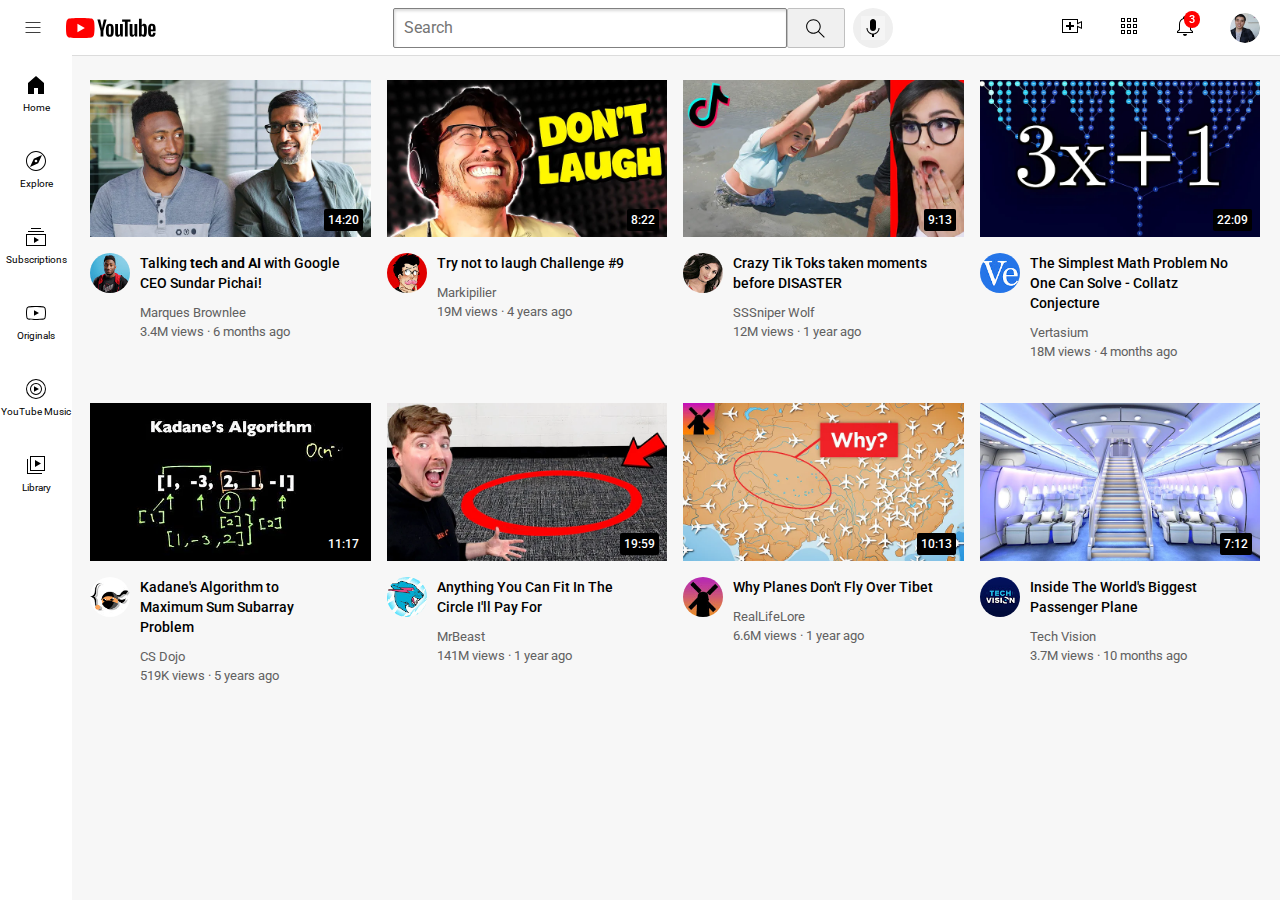
<file: index.html>
<!DOCTYPE html>
<html>
    <head>
        <title>
            Youtube.com-clone
        </title>

            <link rel="preconnect" href="https://fonts.googleapis.com">
            <link rel="preconnect" href="https://fonts.gstatic.com" crossorigin>
            <link href="https://fonts.googleapis.com/css2?family=Roboto:ital,wght@0,100..900;1,100..900&display=swap" rel="stylesheet">

            <link rel="stylesheet" href="styles/general.css">
            <link rel="stylesheet" href="styles/header.css">
            <link rel="stylesheet" href="styles/video.css">
            <link rel="stylesheet" href="styles/sidebar.css">

    </head>
    <body>
        <div class="header">

            <div class="left-section">
                <img class="icon" src="icons/hamburger-menu.svg">
                <img class="icon" src="icons/youtube-logo.svg">

            </div>

            <div class="middle-section">

                <input class="searchbar" type="text" placeholder="Search">

                <button class="search-but">
                    <img class="search-icon" src="icons/search.svg">
                    <div class="tooltip">Search</div>
                </button>

                <button class="mic-but">
                    <img class="mic-icon" src="icons/voice-search-icon.svg">
                    <div class="tooltip">Search with your voice</div>
                </button>
            </div>

            <div class="right-section">
                <div class="up-div">
                    <img class="up-icon" src="icons/upload.svg">
                    <div class="tooltip">Create</div>
                </div>
                
                <div class="yt-apps-div">
                    <img class="apps-icon" src="icons/youtube-apps.svg">
                    <div class="tooltip">YouTube apps</div>
                </div>
                <div class="notif-div">
                    <img class="noti-icon" src="icons/notifications.svg">
                    <div class="no-not">
                        3
                    </div>
                    <div class="tooltip">Notifications</div>
                </div>
                <img class="myCh-icon" src="channel-pics/my-channel.jpeg">
            </div>

        </div>

        <div class="sidebar">
            <div class="side-link">
                <img class="home" src="sidebar-icons/home.svg">
                <div>Home</div>
            </div>
            <div class="side-link">
                <img class="explore" src="sidebar-icons/explore.svg">
                <div>Explore</div>
            </div>
            <div class="side-link">
                <img class="subs" src="sidebar-icons/subscriptions.svg">
                <div>Subscriptions</div>
            </div>
            <div class="side-link">
                <img class="og" src="sidebar-icons/originals.svg">
                <div>Originals</div>
            </div>
            <div class="side-link">
                <img class="music" src="sidebar-icons/youtube-music (1).svg">
                <div>YouTube Music</div>
            </div>
            <div class="side-link">
                <img class="lib" src="sidebar-icons/library.svg">
                <div>Library</div>
            </div>
        </div>


        <div class="video-grid">
            <div class="vid-preview">
                <div class="thumb-div">
                    <img class ="thumbnail1" src= "thumbnails/thumbnail-1.webp">
                    <div class="vid-time">
                        14:20
                    </div>
                </div>
                <div class="vidInfoGrid">
                    <div class="pfp-div">
                        <img class="pfp" src="channel-pics/channel-1.jpeg">
                    </div>
                    <div class="info">
                        <p class="caption">Talking <strong>tech and AI</strong> with Google CEO Sundar Pichai!</p>
                        <p class="name"> Marques Brownlee</p>
                        <p class="stats">3.4M views &middot; 6 months ago</p>
                    </div>
                    
                </div>
                
            
    
                
            </div>
    
            <div class="vid-preview">
                <div class="thumb-div">            
                    <img class ="thumbnail1" src= "thumbnails/thumbnail-2.webp">
                    <div class="vid-time">
                        8:22
                    </div>
                </div>
                <div class="vidInfoGrid">
                    <div class="pfp-div">
                        <img class="pfp" src="channel-pics/channel-2.jpeg">
                    </div>
                    <div class="info">
                        <p class="caption">Try not to laugh Challenge #9</p>
                        <p class="name"> Markipilier</p>
                        <p class="stats">19M views &middot; 4 years ago</p>
                    </div>
                    
                </div>
                
            </div>
    
            <div class="vid-preview">
                <div class="thumb-div">
                    <img class ="thumbnail1" src= "thumbnails/thumbnail-3.webp">
                    <div class="vid-time">
                        9:13
                    </div>
                </div>
                <div class="vidInfoGrid">
                    <div class="pfp-div">
                        <img class="pfp" src="channel-pics/channel-3.jpeg">
                    </div>
                    <div class="info">
                        <p class="caption">Crazy Tik Toks taken moments before DISASTER</p>
                        <p class="name"> SSSniper Wolf</p>
                        <p class="stats">12M views &middot; 1 year ago</p>
                    </div>
                    
                </div>
                
            
    
                
            </div>
    
            <div class="vid-preview">
                <div class="thumb-div">            
                    <img class ="thumbnail1" src= "thumbnails/thumbnail-4.webp">
                    <div class="vid-time">
                        22:09
                    </div>
                </div>
                <div class="vidInfoGrid">
                    <div class="pfp-div">
                        <img class="pfp" src="channel-pics/channel-4.jpeg">
                    </div>
                    <div class="info">
                        <p class="caption">
                            The Simplest Math Problem No One Can Solve - Collatz Conjecture</p>
                        <p class="name"> Vertasium</p>
                        <p class="stats">18M views &middot; 4 months ago</p>
                    </div>
                    
                </div>
                
            </div>
    
            <div class="vid-preview">
                <div class="thumb-div">
                    <img class ="thumbnail1" src= "thumbnails/thumbnail-5.webp">
                    <div class="vid-time">
                        11:17
                    </div>
                </div>
                <div class="vidInfoGrid">
                    <div class="pfp-div">
                        <img class="pfp" src="channel-pics/channel-5.jpeg">
                    </div>
                    <div class="info">
                        <p class="caption">
                            Kadane's Algorithm to Maximum Sum Subarray Problem</p>
                        <p class="name"> CS Dojo</p>
                        <p class="stats">519K views &middot; 5 years ago</p>
                    </div>
                    
                </div>
                
            
    
                
            </div>
    
            <div class="vid-preview">
                <div class="thumb-div">            
                    <img class ="thumbnail1" src= "thumbnails/thumbnail-6.webp">
                    <div class="vid-time">
                        19:59
                    </div>
                </div>
                <div class="vidInfoGrid">
                    <div class="pfp-div">
                        <img class="pfp" src="channel-pics/channel-6.jpeg">
                    </div>
                    <div class="info">
                        <p class="caption">Anything You Can Fit In The Circle I&apos;ll Pay For</p>
                        <p class="name"> MrBeast</p>
                        <p class="stats">141M views &middot; 1 year ago</p>
                    </div>
                    
                </div>
                
            </div>
            <div class="vid-preview">
                <div class="thumb-div">
                    <img class ="thumbnail1" src= "thumbnails/thumbnail-7.webp">
                    <div class="vid-time">
                        10:13
                    </div>
                </div>
                <div class="vidInfoGrid">
                    <div class="pfp-div">
                        <img class="pfp" src="channel-pics/channel-7.jpeg">
                    </div>
                    <div class="info">
                        <p class="caption">Why Planes Don't Fly Over Tibet</p>
                        <p class="name">RealLifeLore</p>
                        <p class="stats">6.6M views &middot; 1 year ago</p>
                    </div>
                    
                </div>
                
            
    
                
            </div>
    
            <div class="vid-preview">
                <div class="thumb-div">            
                    <img class ="thumbnail1" src= "thumbnails/thumbnail-8.webp">
                    <div class="vid-time">
                        7:12
                    </div>
                </div>
                <div class="vidInfoGrid">
                    <div class="pfp-div">
                        <img class="pfp" src="channel-pics/channel-8.jpeg">
                    </div>
                    <div class="info">
                        <p class="caption">Inside The World's Biggest Passenger Plane</p>
                        <p class="name"> Tech Vision</p>
                        <p class="stats">3.7M views &middot; 10 months ago</p>
                    </div>
                    
                </div>
                
            </div>
        </div>
        

        

    </body>

</html>
</file>
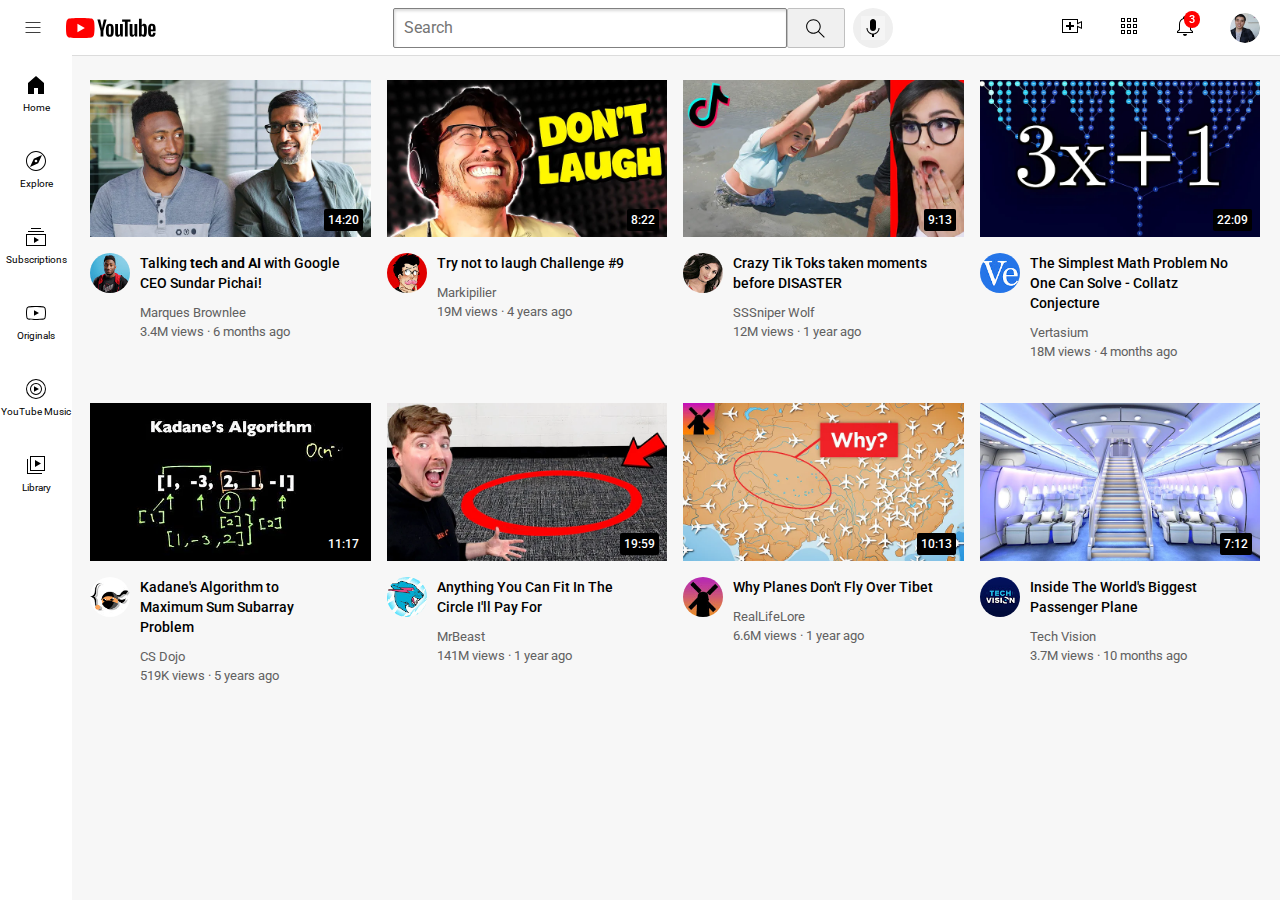
<file: website.html>
<!DOCTYPE html>
<html>
    <head>
        <title>
            Youtube.com-clone
        </title>

            <link rel="preconnect" href="https://fonts.googleapis.com">
            <link rel="preconnect" href="https://fonts.gstatic.com" crossorigin>
            <link href="https://fonts.googleapis.com/css2?family=Roboto:ital,wght@0,100..900;1,100..900&display=swap" rel="stylesheet">

            <link rel="stylesheet" href="styles/general.css">
            <link rel="stylesheet" href="styles/header.css">
            <link rel="stylesheet" href="styles/video.css">
            <link rel="stylesheet" href="styles/sidebar.css">

    </head>
    <body>
        <div class="header">

            <div class="left-section">
                <img class="icon" src="icons/hamburger-menu.svg">
                <img class="icon" src="icons/youtube-logo.svg">

            </div>

            <div class="middle-section">

                <input class="searchbar" type="text" placeholder="Search">

                <button class="search-but">
                    <img class="search-icon" src="icons/search.svg">
                    <div class="tooltip">Search</div>
                </button>

                <button class="mic-but">
                    <img class="mic-icon" src="icons/voice-search-icon.svg">
                    <div class="tooltip">Search with your voice</div>
                </button>
            </div>

            <div class="right-section">
                <div class="up-div">
                    <img class="up-icon" src="icons/upload.svg">
                    <div class="tooltip">Create</div>
                </div>
                
                <div class="yt-apps-div">
                    <img class="apps-icon" src="icons/youtube-apps.svg">
                    <div class="tooltip">YouTube apps</div>
                </div>
                <div class="notif-div">
                    <img class="noti-icon" src="icons/notifications.svg">
                    <div class="no-not">
                        3
                    </div>
                    <div class="tooltip">Notifications</div>
                </div>
                <img class="myCh-icon" src="channel-pics/my-channel.jpeg">
            </div>

        </div>

        <div class="sidebar">
            <div class="side-link">
                <img class="home" src="sidebar-icons/home.svg">
                <div>Home</div>
            </div>
            <div class="side-link">
                <img class="explore" src="sidebar-icons/explore.svg">
                <div>Explore</div>
            </div>
            <div class="side-link">
                <img class="subs" src="sidebar-icons/subscriptions.svg">
                <div>Subscriptions</div>
            </div>
            <div class="side-link">
                <img class="og" src="sidebar-icons/originals.svg">
                <div>Originals</div>
            </div>
            <div class="side-link">
                <img class="music" src="sidebar-icons/youtube-music (1).svg">
                <div>YouTube Music</div>
            </div>
            <div class="side-link">
                <img class="lib" src="sidebar-icons/library.svg">
                <div>Library</div>
            </div>
        </div>


        <div class="video-grid">
            <div class="vid-preview">
                <div class="thumb-div">
                    <img class ="thumbnail1" src= "thumbnails/thumbnail-1.webp">
                    <div class="vid-time">
                        14:20
                    </div>
                </div>
                <div class="vidInfoGrid">
                    <div class="pfp-div">
                        <img class="pfp" src="channel-pics/channel-1.jpeg">
                    </div>
                    <div class="info">
                        <p class="caption">Talking <strong>tech and AI</strong> with Google CEO Sundar Pichai!</p>
                        <p class="name"> Marques Brownlee</p>
                        <p class="stats">3.4M views &middot; 6 months ago</p>
                    </div>
                    
                </div>
                
            
    
                
            </div>
    
            <div class="vid-preview">
                <div class="thumb-div">            
                    <img class ="thumbnail1" src= "thumbnails/thumbnail-2.webp">
                    <div class="vid-time">
                        8:22
                    </div>
                </div>
                <div class="vidInfoGrid">
                    <div class="pfp-div">
                        <img class="pfp" src="channel-pics/channel-2.jpeg">
                    </div>
                    <div class="info">
                        <p class="caption">Try not to laugh Challenge #9</p>
                        <p class="name"> Markipilier</p>
                        <p class="stats">19M views &middot; 4 years ago</p>
                    </div>
                    
                </div>
                
            </div>
    
            <div class="vid-preview">
                <div class="thumb-div">
                    <img class ="thumbnail1" src= "thumbnails/thumbnail-3.webp">
                    <div class="vid-time">
                        9:13
                    </div>
                </div>
                <div class="vidInfoGrid">
                    <div class="pfp-div">
                        <img class="pfp" src="channel-pics/channel-3.jpeg">
                    </div>
                    <div class="info">
                        <p class="caption">Crazy Tik Toks taken moments before DISASTER</p>
                        <p class="name"> SSSniper Wolf</p>
                        <p class="stats">12M views &middot; 1 year ago</p>
                    </div>
                    
                </div>
                
            
    
                
            </div>
    
            <div class="vid-preview">
                <div class="thumb-div">            
                    <img class ="thumbnail1" src= "thumbnails/thumbnail-4.webp">
                    <div class="vid-time">
                        22:09
                    </div>
                </div>
                <div class="vidInfoGrid">
                    <div class="pfp-div">
                        <img class="pfp" src="channel-pics/channel-4.jpeg">
                    </div>
                    <div class="info">
                        <p class="caption">
                            The Simplest Math Problem No One Can Solve - Collatz Conjecture</p>
                        <p class="name"> Vertasium</p>
                        <p class="stats">18M views &middot; 4 months ago</p>
                    </div>
                    
                </div>
                
            </div>
    
            <div class="vid-preview">
                <div class="thumb-div">
                    <img class ="thumbnail1" src= "thumbnails/thumbnail-5.webp">
                    <div class="vid-time">
                        11:17
                    </div>
                </div>
                <div class="vidInfoGrid">
                    <div class="pfp-div">
                        <img class="pfp" src="channel-pics/channel-5.jpeg">
                    </div>
                    <div class="info">
                        <p class="caption">
                            Kadane's Algorithm to Maximum Sum Subarray Problem</p>
                        <p class="name"> CS Dojo</p>
                        <p class="stats">519K views &middot; 5 years ago</p>
                    </div>
                    
                </div>
                
            
    
                
            </div>
    
            <div class="vid-preview">
                <div class="thumb-div">            
                    <img class ="thumbnail1" src= "thumbnails/thumbnail-6.webp">
                    <div class="vid-time">
                        19:59
                    </div>
                </div>
                <div class="vidInfoGrid">
                    <div class="pfp-div">
                        <img class="pfp" src="channel-pics/channel-6.jpeg">
                    </div>
                    <div class="info">
                        <p class="caption">Anything You Can Fit In The Circle I&apos;ll Pay For</p>
                        <p class="name"> MrBeast</p>
                        <p class="stats">141M views &middot; 1 year ago</p>
                    </div>
                    
                </div>
                
            </div>
            <div class="vid-preview">
                <div class="thumb-div">
                    <img class ="thumbnail1" src= "thumbnails/thumbnail-7.webp">
                    <div class="vid-time">
                        10:13
                    </div>
                </div>
                <div class="vidInfoGrid">
                    <div class="pfp-div">
                        <img class="pfp" src="channel-pics/channel-7.jpeg">
                    </div>
                    <div class="info">
                        <p class="caption">Why Planes Don't Fly Over Tibet</p>
                        <p class="name">RealLifeLore</p>
                        <p class="stats">6.6M views &middot; 1 year ago</p>
                    </div>
                    
                </div>
                
            
    
                
            </div>
    
            <div class="vid-preview">
                <div class="thumb-div">            
                    <img class ="thumbnail1" src= "thumbnails/thumbnail-8.webp">
                    <div class="vid-time">
                        7:12
                    </div>
                </div>
                <div class="vidInfoGrid">
                    <div class="pfp-div">
                        <img class="pfp" src="channel-pics/channel-8.jpeg">
                    </div>
                    <div class="info">
                        <p class="caption">Inside The World's Biggest Passenger Plane</p>
                        <p class="name"> Tech Vision</p>
                        <p class="stats">3.7M views &middot; 10 months ago</p>
                    </div>
                    
                </div>
                
            </div>
        </div>
        

        

    </body>
</html>
</file>
<file: styles/general.css>
p{
    margin-top: 0;
    margin-bottom: 0;
}
body{
    font-family: Roboto, Arial;
    padding-top: 80px; 
    margin: 0;
    background-color:rgb(247, 247, 247) ;
    padding-left: 90px;
    padding-right: 20px;
}
</file>
<file: styles/header.css>
.searchbar{
    font-family: Roboto, Arial; 
    height: 36px;
    font-size: 16px;
    padding-left: 10px;
    display:flex; 
    flex: 1; 
    border: 1px solid gray;
    border-radius: 2px; 
    box-shadow: inset 1px 2px 3px rgba(0, 0, 0, 0.15);
    width: 0; 
}
.searchbar::placeholder{
    font-family: Roboto, Arial;
    font-size: 16px; 
}
.header{
    background-color: white;
    height: 55px; 
    display: flex;
    flex-direction: row;
    justify-content: space-between;
    align-items: center;
    position: fixed; 
    top: 0; 
    left: 0; 
    right: 0; 
    border-bottom-width: 1px;
    border-bottom-color: rgb(220, 220, 220);
    border-bottom-style: solid;
    z-index: 100;
}
.left-section{
    width: 180px; 
    display: flex;
    align-items: center;
}
.middle-section{
    flex: 1; 
    margin-left:75px ;
    margin-right: 30px;
    max-width: 500px; 
    display: flex; 
    align-items: center;
}
.right-section{
    width: 200px; 
    display: flex;
    align-items: center;
    justify-content: space-between;
    margin-right: 20px;
    flex-shrink: 0;
}
.icon{
    height: 20px; 
    margin-left: 23px; 
}
.search-but{
    height:40px;
    width: 58px; 
    background-color:rgb(240, 240, 240) ;
    border-width: 1px;
    border-style: solid;
    border-color: rgb(192, 192, 192);
    margin-right: 8px; 
    border-radius: 2px;
    position: relative;
    transition: opacity 0.15s;
}
.tooltip{
    font-family: Roboto, Arial;
    font-size: 12px;
    background-color: rgb(96, 96, 96);
    color: white; 
    padding: 8px;
    position: absolute; 
    bottom: -50px; 
    opacity: 0;
    pointer-events: none;
    white-space: nowrap;

}
.search-but:hover .tooltip{
    opacity: .8;
}
.mic-but:hover .tooltip{
    opacity: .8;
}

.search-icon{
    height: 25px;
    margin-top: 4px;

}
.mic-but{
    border-radius: 20px;
    height: 40px; 
    width: 40px; 
    border: none; 
    position: relative; 
   transition: opacity 0.15s;
}
.mic-icon{
    height: 24px;
    background-color: rgb(245, 245, 245);
    margin-top: 4px;


}

.up-icon{
    height: 24px;
}
.apps-icon{
    height: 24px;
}
.noti-icon{
    height: 24px;

}
.myCh-icon{
    height: 30px;
    border-radius: 15px;
}
.no-not{
    position: absolute;
    font-size: 11px; 
    top: -3px; 
    right: -3px;
    background-color: red;
    color: white;
    border-radius: 6px;
    font-family: Roboto, Arial;
    font-weight: 500;
    padding-left: 5px;
    padding-right: 5px;
    padding-top: 2px;
    padding-bottom: 2px;
    border-radius: 10px;
}
.notif-div{
    position: relative;
    transition: opacity 0.15s;
}
.up-div, .yt-apps-div{
    position: relative; 
    transition: opacity 0.15s;
}
.up-div:hover .tooltip, 
.yt-apps-div:hover .tooltip,
.notif-div:hover .tooltip{
    opacity: .8;
}
</file>
<file: styles/video.css>
.video-grid{
    display: grid; 
    grid-template-columns: 1fr 1fr 1fr 1fr;
    column-gap: 16px;
    row-gap: 40px; 
}
@media (max-width: 750px){
    .video-grid{grid-template-columns: 1f 1fr;}
}
@media (min-width:650px) and (max-width: 999px){
    .video-grid{grid-template-columns: 1fr 1fr 1fr;}
}
@media (min-width: 1000px){
    .video-grid{grid-template-columns: 1fr 1fr 1fr 1fr;}
}
.thumbnail1{
    width:100%; 
}


.name, 
.stats{
    font-size: 13px; 
    color: rgb(96, 96, 96); 
    margin-bottom: 4px;
}

.info{
    display: inline-block;
    width: 200px; 
}
.pfp-div{
    display:inline-block; 
    vertical-align: top;
}
.pfp{
    width: 50px;
    border-radius: 50px;
    width: 40px;
}
.caption{
    margin-top: 0;
    font-size: 14px;
    font-weight: 500;
    line-height: 20px;
    margin-bottom: 12px; 
}
.thumb-div{
    margin-bottom: 12px;
    position: relative;
}
.vidInfoGrid{
    display: grid; 
    grid-template-columns: 50px 1fr;
}
.vid-time{
    background-color: black;
    color: white;
    position: absolute;
    bottom: 10px; 
    right: 8px;
    font-size: 12px;
    font-weight: 500;
    padding: 4px;
    border-radius: 2px;
}
</file>
<file: styles/sidebar.css>
.sidebar{
    position: fixed; 
    left:0; 
    bottom: 0; 
    top: 55px; 
    width: 72px;
    background-color: white; 
    z-index: 101;
}
.side-link{
    height: 76px;
    display: flex; 
    justify-content: center;
    align-items: center;
    flex-direction: column;
}

.side-link:hover{
    background-color: rgb(236, 236, 236);
}
.side-link img{
    height: 24px;
}
.side-link div{
    padding-top: 5px;
    font-family: Roboto, Arial;
    font-size: 10px;

}
</file>
